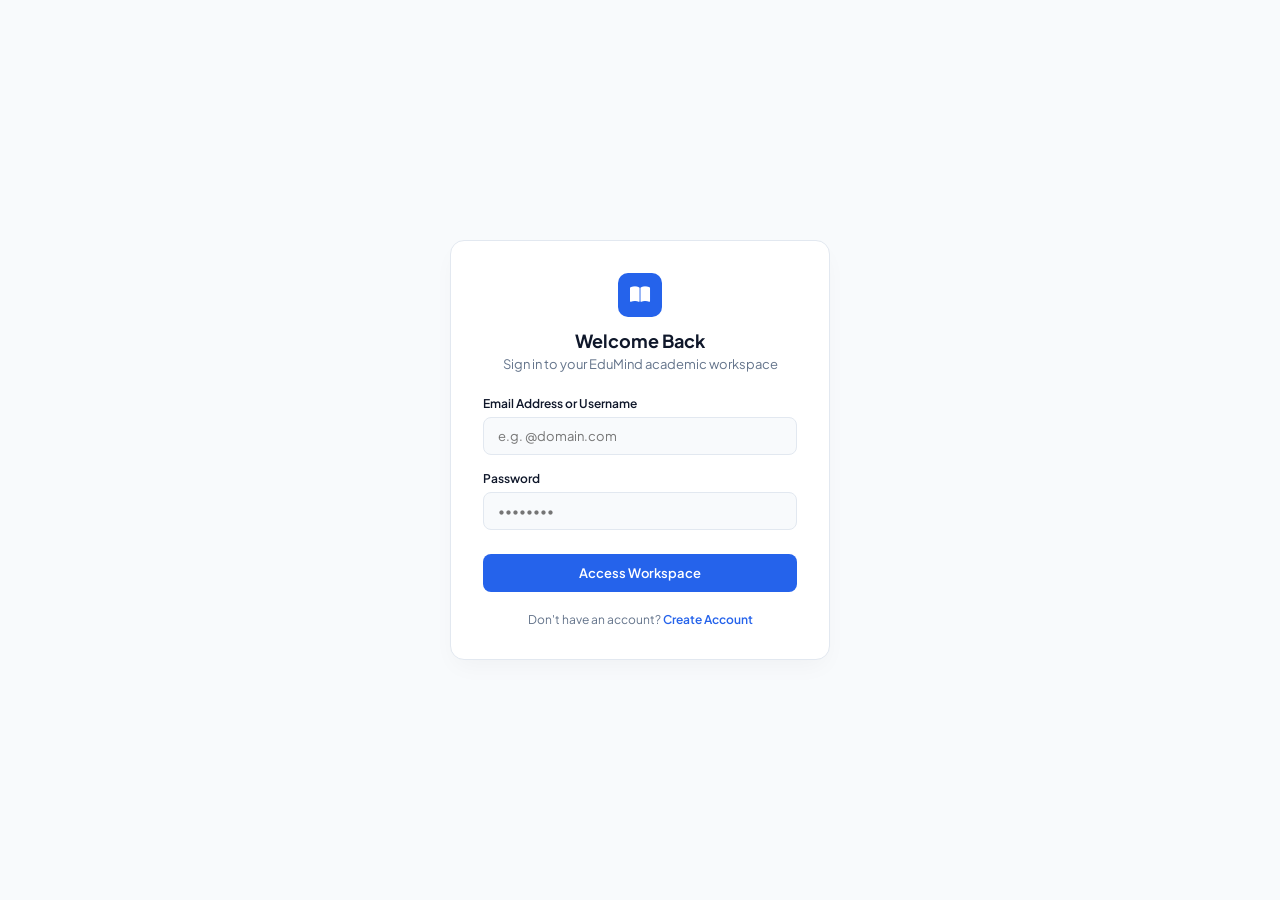
<file: templates/login.html>
<!DOCTYPE html>
<html lang="en">
<head>
    <meta charset="UTF-8">
    <meta name="viewport" content="width=device-width, initial-scale=1.0">
    <title>Sign In - EduMind Academic Workspace</title>
    <!-- Google Fonts -->
    <link href="https://fonts.googleapis.com/css2?family=Plus+Jakarta+Sans:wght@400;500;600;700&display=swap" rel="stylesheet">
    <!-- FontAwesome Icons -->
    <link rel="stylesheet" href="https://cdnjs.cloudflare.com/ajax/libs/font-awesome/6.4.0/css/all.min.css">
    <!-- Separate CSS File -->
    <link rel="stylesheet" href="/static/auth.css">
</head>
<body>

    <div class="auth-container">
        <div class="auth-card">
            <div class="auth-header">
                <div class="auth-logo">
                    <i class="fa-solid fa-book-open"></i>
                </div>
                <h2>Welcome Back</h2>
                <p>Sign in to your EduMind academic workspace</p>
            </div>

            <form onsubmit="handleLogin(event)" method="POST">
                <div class="form-group">
                    <label>Email Address or Username</label>
                    <input type="text" name="username" id="login-id" class="input-field" placeholder="e.g. @domain.com" required>
                </div>

                <div class="form-group">
                    <label>Password</label>
                    <input type="password" name="password" id="login-pass" class="input-field" placeholder="••••••••" required>
                </div>

                <form action="/login" method="POST">
                
                    <button type="submit" name="login" class="btn-auth">Access Workspace</button>
                </a>
                </form>
            </form>

            <div class="auth-footer">
                Don't have an account? <a href="/register">Create Account</a>
            </div>
        </div>
    </div>

</body>
</html>
</file>
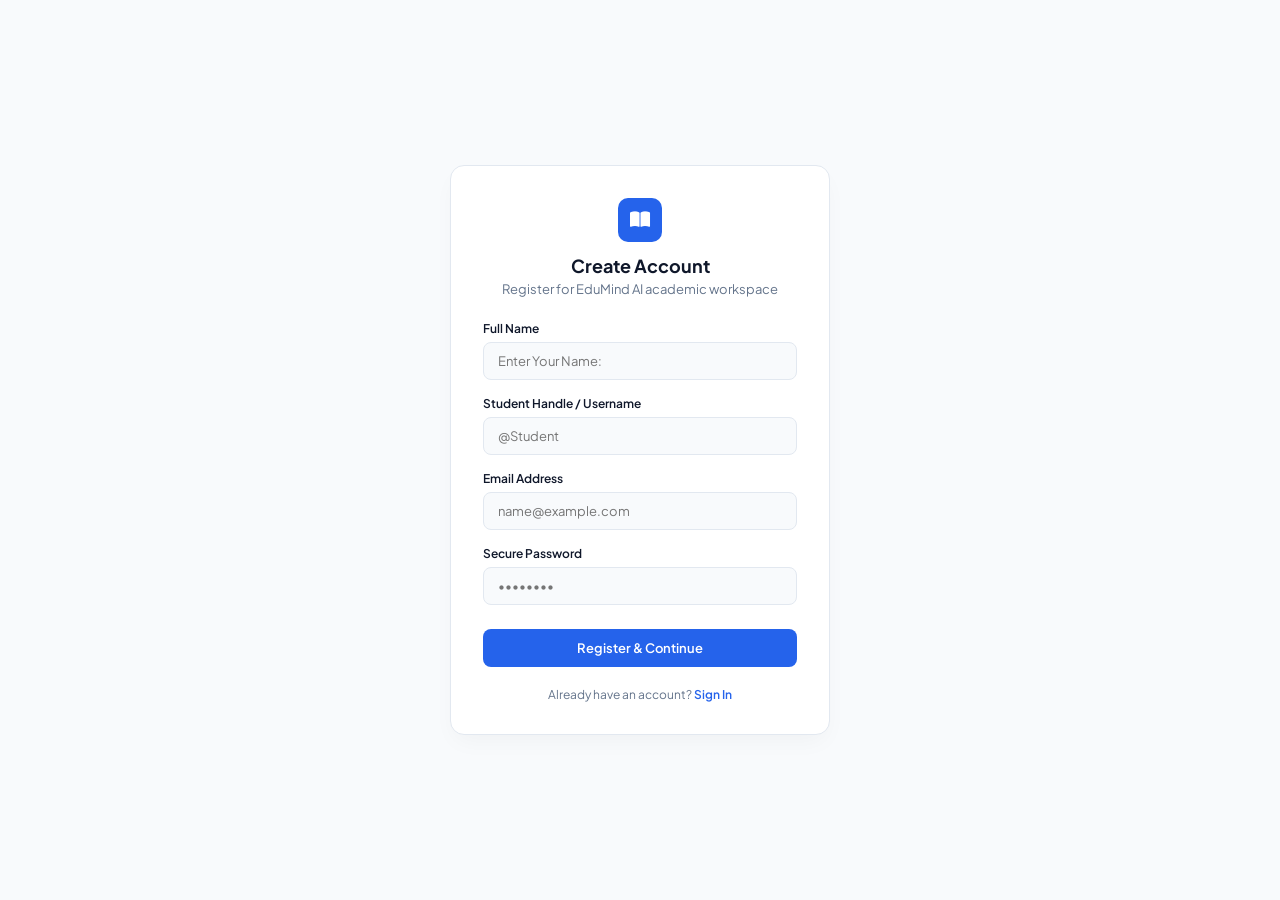
<file: templates/register.html>
<!DOCTYPE html>
<html lang="en">
<head>
    <meta charset="UTF-8">
    <meta name="viewport" content="width=device-width, initial-scale=1.0">
    <title>Create Account - EduMind AI Academic Workspace</title>
    <!-- Google Fonts -->
    <link href="https://fonts.googleapis.com/css2?family=Plus+Jakarta+Sans:wght@400;500;600;700&display=swap" rel="stylesheet">
    <!-- FontAwesome Icons -->
    <link rel="stylesheet" href="https://cdnjs.cloudflare.com/ajax/libs/font-awesome/6.4.0/css/all.min.css">
    <!-- Separate CSS File -->
    <link rel="stylesheet" href="/static/auth.css">
</head>
<body>

    <div class="auth-container">
        <div class="auth-card">
            <div class="auth-header">
                <div class="auth-logo">
                    <i class="fa-solid fa-book-open"></i>
                </div>
                <h2>Create Account</h2>
                <p>Register for EduMind AI academic workspace</p>
            </div>

            <form onsubmit="handleRegister(event) " method="POST">
                <div class="form-group">
                    <label>Full Name</label>
                    <input type="text" name="name" id="reg-name" class="input-field" placeholder="Enter Your Name:" required>
                </div>

                <div class="form-group">
                    <label>Student Handle / Username</label>
                    <input type="text" name="username" id="reg-handle" class="input-field" placeholder="@Student" required>
                </div>

                <div class="form-group">
                    <label>Email Address</label>
                    <input type="email" name="email" id="reg-email" class="input-field" placeholder="name@example.com" required>
                </div>

                <div class="form-group">
                    <label>Secure Password</label>
                    <input type="password" name="password" id="reg-pass" class="input-field" placeholder="••••••••" required>
                </div>
                <form action="/register" method="POST">
                <button type="submit" class="btn-auth">Register & Continue</button>
        
                </a>
                </form>
            </form>

            <div class="auth-footer">
                Already have an account? <a href="/login">Sign In</a>
            </div>
        </div>
    </div>


</body>
</html>
</file>
<file: static/auth.css>
:root {
    --bg-main: #f8fafc;
    --bg-surface: #ffffff;
    --border-color: #e2e8f0;
    --text-primary: #0f172a;
    --text-secondary: #64748b;
    --primary: #2563eb;
    --primary-hover: #1d4ed8;
    --primary-light: #eff6ff;
    --font-stack: 'Plus Jakarta Sans', sans-serif;
}

* {
    box-sizing: border-box;
    margin: 0;
    padding: 0;
    font-family: var(--font-stack);
}

body {
    background-color: var(--bg-main);
    color: var(--text-primary);
    height: 100vh;
    display: flex;
    align-items: center;
    justify-content: center;
}

.auth-container {
    width: 100%;
    max-width: 420px;
    padding: 20px;
}

.auth-card {
    background: var(--bg-surface);
    border: 1px solid var(--border-color);
    border-radius: 14px;
    padding: 32px;
    box-shadow: 0 10px 25px -5px rgba(0, 0, 0, 0.04);
}

.auth-header {
    text-align: center;
    margin-bottom: 24px;
}

.auth-logo {
    background: var(--primary);
    color: white;
    width: 44px;
    height: 44px;
    border-radius: 10px;
    display: flex;
    align-items: center;
    justify-content: center;
    font-size: 18px;
    margin: 0 auto 12px auto;
}

.auth-header h2 {
    font-size: 18px;
    font-weight: 700;
    color: var(--text-primary);
    margin-bottom: 4px;
}

.auth-header p {
    font-size: 13px;
    color: var(--text-secondary);
}

.form-group {
    margin-bottom: 16px;
}

.form-group label {
    font-size: 12px;
    font-weight: 600;
    color: var(--text-primary);
    display: block;
    margin-bottom: 6px;
}

.input-field {
    width: 100%;
    background: var(--bg-main);
    border: 1px solid var(--border-color);
    padding: 10px 14px;
    border-radius: 8px;
    font-size: 13px;
    color: var(--text-primary);
    outline: none;
    transition: border-color 0.2s;
}

.input-field:focus {
    border-color: var(--primary);
    background: var(--bg-surface);
}

.btn-auth {
    width: 100%;
    background: var(--primary);
    color: white;
    border: none;
    padding: 11px;
    border-radius: 8px;
    font-size: 13px;
    font-weight: 600;
    cursor: pointer;
    margin-top: 8px;
    transition: background 0.2s;
}

.btn-auth:hover {
    background: var(--primary-hover);
}

.auth-footer {
    text-align: center;
    margin-top: 20px;
    font-size: 12px;
    color: var(--text-secondary);
}

.auth-footer a {
    color: var(--primary);
    text-decoration: none;
    font-weight: 600;
}

.auth-footer a:hover {
    text-decoration: underline;
}
</file>
